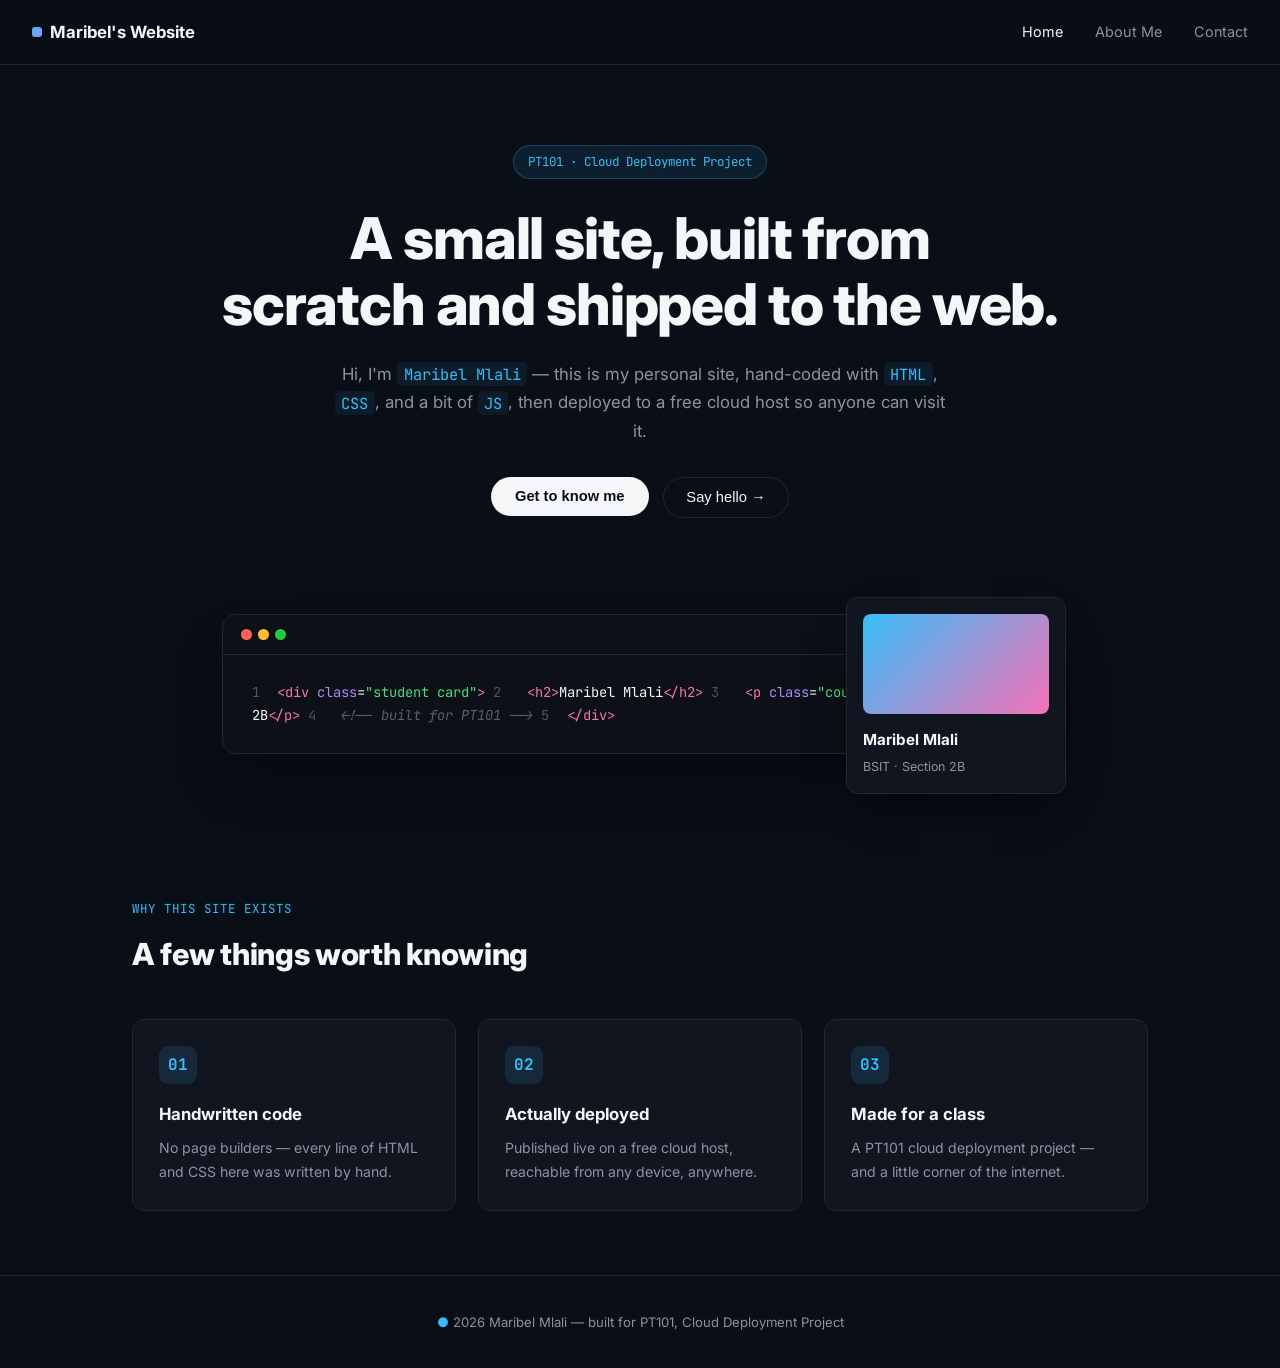
<file: index.html>
<!DOCTYPE html>
<html lang="en">
<head>
  <meta charset="UTF-8" />
  <meta name="viewport" content="width=device-width, initial-scale=1.0" />
  <title>Maribel Mlali — Portfolio</title>
  <link rel="preconnect" href="https://fonts.googleapis.com">
  <link href="https://fonts.googleapis.com/css2?family=Inter:wght@400;500;700;800&family=JetBrains+Mono:wght@400;500;700&display=swap" rel="stylesheet">
  <link rel="icon" type="image/svg+xml" href="img/favicon.svg" />
  <link rel="stylesheet" href="css/style.css" />
</head>
<body>

  <header class="site-header">
    <div class="wordmark"><span class="dot"></span> Maribel's Website</div>
    <nav class="site-nav">
      <ul>
        <li><a href="index.html" class="active">Home</a></li>
        <li><a href="about.html">About Me</a></li>
        <li><a href="contact.html">Contact</a></li>
      </ul>
    </nav>
  </header>

  <section class="hero">
    <span class="pill-label">PT101 · Cloud Deployment Project</span>
    <h1>A small site, built from <br />scratch and shipped to the web.</h1>
    <p>
      Hi, I'm <code>Maribel Mlali</code> — this is my personal site, hand-coded
      with <code>HTML</code>, <code>CSS</code>, and a bit of <code>JS</code>,
      then deployed to a free cloud host so anyone can visit it.
    </p>
    <div class="hero-actions">
      <a href="about.html"><button class="btn-light">Get to know me</button></a>
      <a href="contact.html"><button class="btn-ghost">Say hello →</button></a>
    </div>
  </section>

  <div class="editor-wrap reveal">
    <div class="editor">
      <div class="editor-topbar"><span></span><span></span><span></span></div>
      <div class="editor-body"><span class="ln">1</span><span class="tag">&lt;div</span> <span class="attr">class</span>=<span class="str">"student card"</span><span class="tag">&gt;</span>
<span class="ln">2</span>  <span class="tag">&lt;h2&gt;</span><span class="txt">Maribel Mlali</span><span class="tag">&lt;/h2&gt;</span>
<span class="ln">3</span>  <span class="tag">&lt;p</span> <span class="attr">class</span>=<span class="str">"course"</span><span class="tag">&gt;</span><span class="txt">BSIT, Section 2B</span><span class="tag">&lt;/p&gt;</span>
<span class="ln">4</span>  <span class="cmt">&lt;!-- built for PT101 --&gt;</span>
<span class="ln">5</span><span class="tag">&lt;/div&gt;</span></div>
    </div>
    <div class="preview-card">
      <div class="swatch"></div>
      <div class="name">Maribel Mlali</div>
      <div class="role">BSIT · Section 2B</div>
    </div>
  </div>

  <section class="section reveal">
    <span class="section-label">Why this site exists</span>
    <h2>A few things worth knowing</h2>
    <div class="grid-3">
      <div class="tile">
        <div class="icon">01</div>
        <h3>Handwritten code</h3>
        <p>No page builders — every line of HTML and CSS here was written by hand.</p>
      </div>
      <div class="tile">
        <div class="icon">02</div>
        <h3>Actually deployed</h3>
        <p>Published live on a free cloud host, reachable from any device, anywhere.</p>
      </div>
      <div class="tile">
        <div class="icon">03</div>
        <h3>Made for a class</h3>
        <p>A PT101 cloud deployment project — and a little corner of the internet.</p>
      </div>
    </div>
  </section>

  <footer class="site-footer">
    <span class="dot">●</span> 2026 Maribel Mlali — built for PT101, Cloud Deployment Project
  </footer>

  <script src="js/script.js"></script>

</body>
</html>
</file>
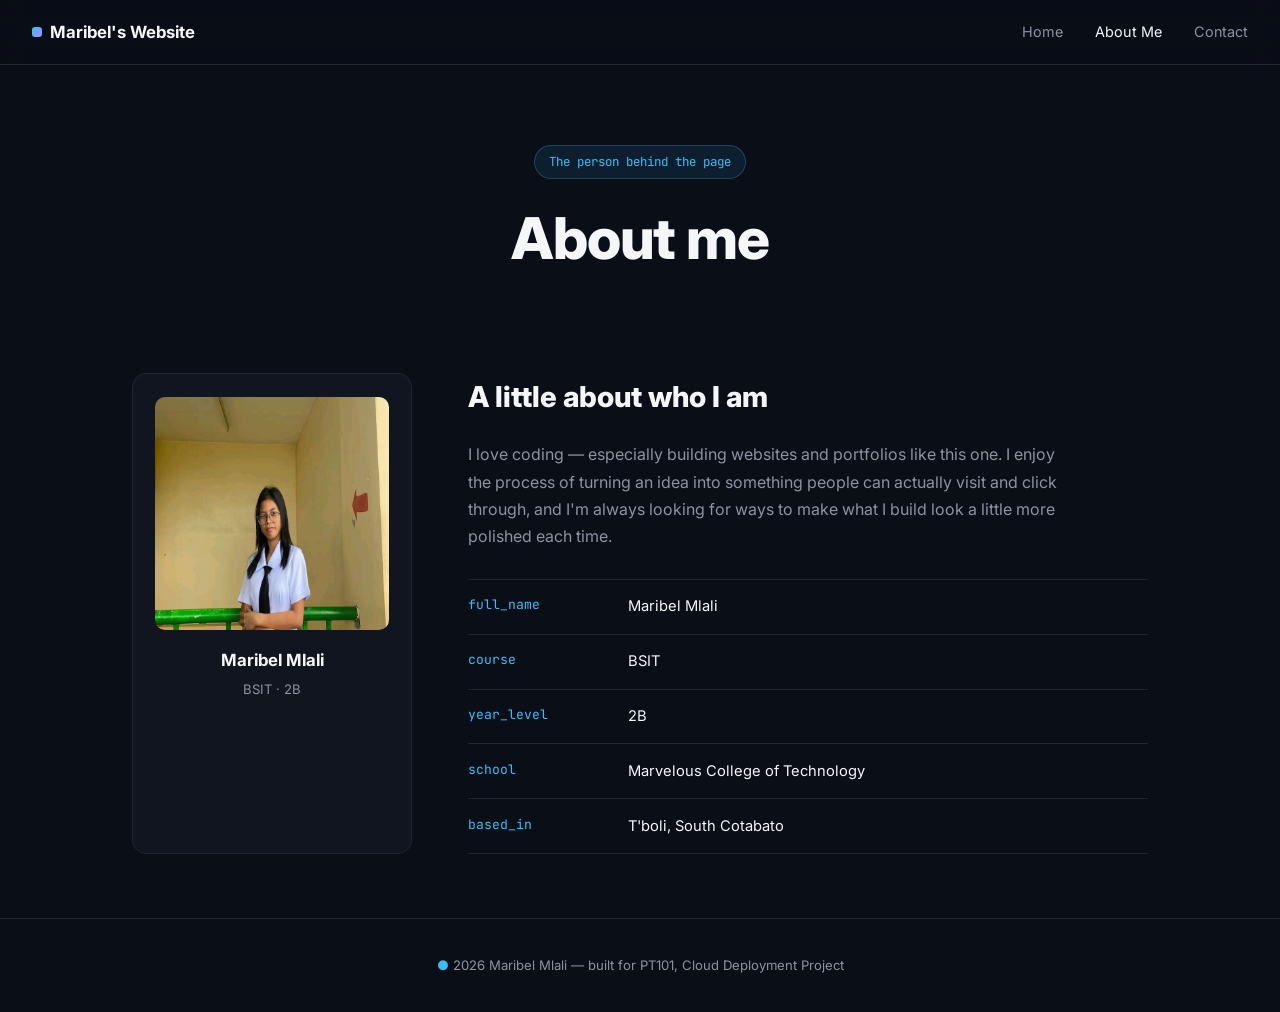
<file: about.html>
<!DOCTYPE html>
<html lang="en">
<head>
  <meta charset="UTF-8" />
  <meta name="viewport" content="width=device-width, initial-scale=1.0" />
  <title>About Me — Maribel Mlali</title>
  <link rel="preconnect" href="https://fonts.googleapis.com">
  <link href="https://fonts.googleapis.com/css2?family=Inter:wght@400;500;700;800&family=JetBrains+Mono:wght@400;500;700&display=swap" rel="stylesheet">
  <link rel="icon" type="image/svg+xml" href="img/favicon.svg" />
  <link rel="stylesheet" href="css/style.css" />
</head>
<body>

  <header class="site-header">
    <div class="wordmark"><span class="dot"></span> Maribel's Website</div>
    <nav class="site-nav">
      <ul>
        <li><a href="index.html">Home</a></li>
        <li><a href="about.html" class="active">About Me</a></li>
        <li><a href="contact.html">Contact</a></li>
      </ul>
    </nav>
  </header>

  <section class="hero" style="padding-bottom: 1rem;">
    <span class="pill-label">The person behind the page</span>
    <h1>About me</h1>
  </section>

  <section class="bio reveal">
    <div class="bio-card">
      <div class="avatar-frame"><img src="img/MaribelMlali.jpg" alt="Portrait of Maribel Mlali" /></div>
      <div class="name">Maribel Mlali</div>
      <div class="role">BSIT · 2B</div>
    </div>

    <div class="bio-copy">
      <h2>A little about who I am</h2>
      <p>
        I love coding — especially building websites and portfolios like this
        one. I enjoy the process of turning an idea into something people can
        actually visit and click through, and I'm always looking for ways to
        make what I build look a little more polished each time.
      </p>

      <dl class="attr-list">
        <div class="attr-row">
          <dt>full_name</dt>
          <dd>Maribel Mlali</dd>
        </div>
        <div class="attr-row">
          <dt>course</dt>
          <dd>BSIT</dd>
        </div>
        <div class="attr-row">
          <dt>year_level</dt>
          <dd>2B</dd>
        </div>
        <div class="attr-row">
          <dt>school</dt>
          <dd>Marvelous College of Technology</dd>
        </div>
        <div class="attr-row">
          <dt>based_in</dt>
          <dd>T'boli, South Cotabato</dd>
        </div>
      </dl>
    </div>
  </section>

  <footer class="site-footer">
    <span class="dot">●</span> 2026 Maribel Mlali — built for PT101, Cloud Deployment Project
  </footer>

  <script src="js/script.js"></script>

</body>
</html>
</file>
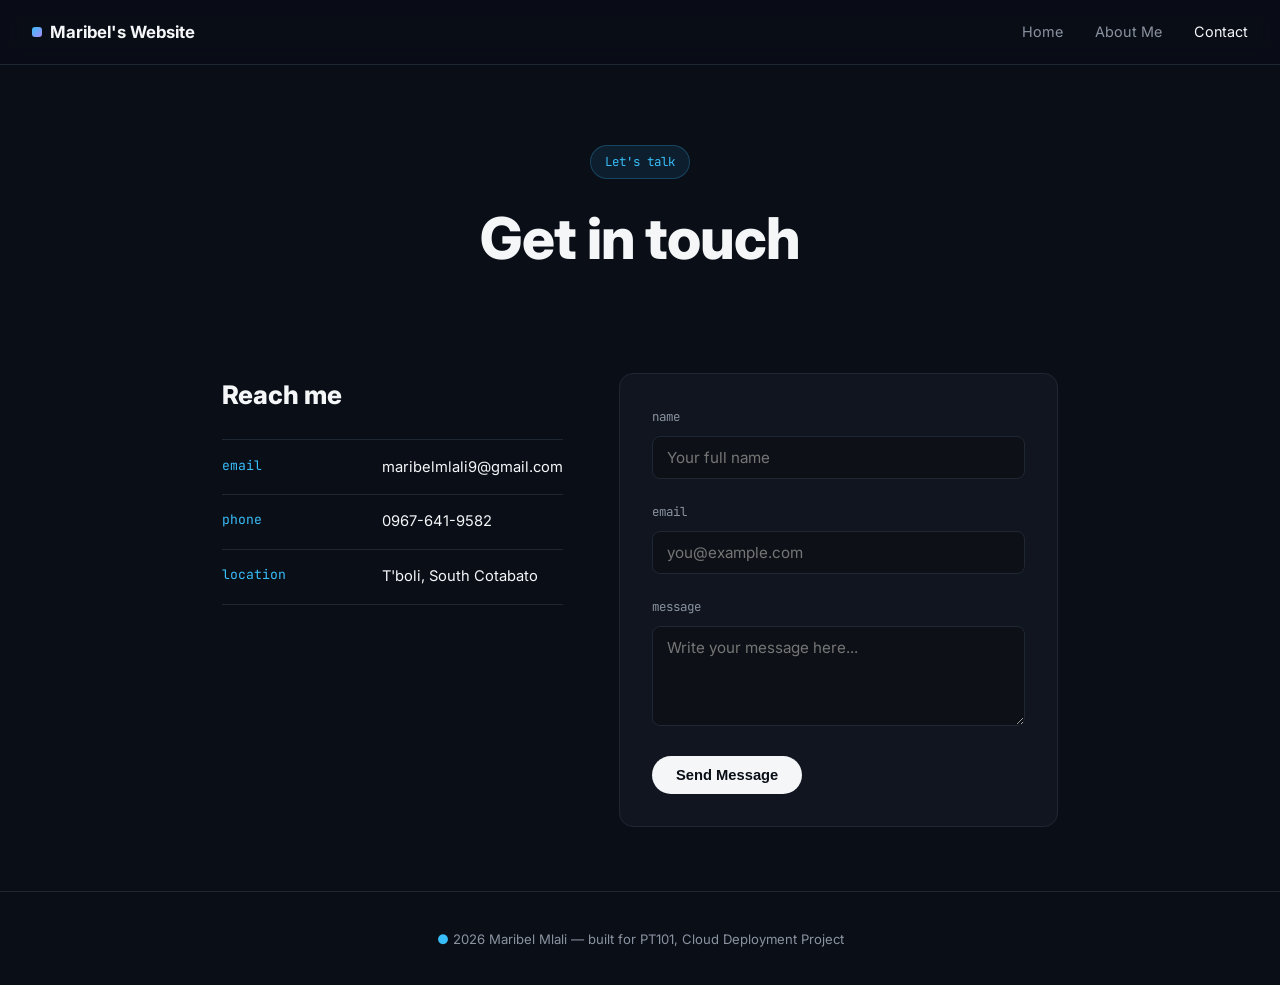
<file: contact.html>
<!DOCTYPE html>
<html lang="en">
<head>
  <meta charset="UTF-8" />
  <meta name="viewport" content="width=device-width, initial-scale=1.0" />
  <title>Contact — Maribel Mlali</title>
  <link rel="preconnect" href="https://fonts.googleapis.com">
  <link href="https://fonts.googleapis.com/css2?family=Inter:wght@400;500;700;800&family=JetBrains+Mono:wght@400;500;700&display=swap" rel="stylesheet">
  <link rel="icon" type="image/svg+xml" href="img/favicon.svg" />
  <link rel="stylesheet" href="css/style.css" />
</head>
<body>

  <header class="site-header">
    <div class="wordmark"><span class="dot"></span> Maribel's Website</div>
    <nav class="site-nav">
      <ul>
        <li><a href="index.html">Home</a></li>
        <li><a href="about.html">About Me</a></li>
        <li><a href="contact.html" class="active">Contact</a></li>
      </ul>
    </nav>
  </header>

  <section class="hero" style="padding-bottom: 1rem;">
    <span class="pill-label">Let's talk</span>
    <h1>Get in touch</h1>
  </section>

  <section class="contact-wrap reveal">
    <div class="contact-info">
      <h2>Reach me</h2>
      <dl class="attr-list">
        <div class="attr-row">
          <dt>email</dt>
          <dd>maribelmlali9@gmail.com</dd>
        </div>
        <div class="attr-row">
          <dt>phone</dt>
          <dd>0967-641-9582</dd>
        </div>
        <div class="attr-row">
          <dt>location</dt>
          <dd>T'boli, South Cotabato</dd>
        </div>
      </dl>
    </div>

    <form class="contact-form" action="https://formspree.io/f/xvzvvdjr
" method="POST">
      <div class="field">
        <label for="name">name</label>
        <input type="text" id="name" name="name" placeholder="Your full name" required />
      </div>
      <div class="field">
        <label for="email">email</label>
        <input type="email" id="email" name="email" placeholder="you@example.com" required />
      </div>
      <div class="field">
        <label for="message">message</label>
        <textarea id="message" name="message" placeholder="Write your message here..." required></textarea>
      </div>
      <button type="submit" class="btn-light">Send Message</button>
    </form>
  </section>

  <footer class="site-footer">
    <span class="dot">●</span> 2026 Maribel Mlali — built for PT101, Cloud Deployment Project
  </footer>

  <script src="js/script.js"></script>

</body>
</html>
</file>
<file: css/style.css>
/* =========================================================
   Design tokens — dark, code-editor inspired
   ========================================================= */
:root {
  --bg: #0a0e17;
  --bg-panel: #10151f;
  --bg-code: #0d1117;
  --border: #1f2733;
  --text: #f4f6f8;
  --muted: #8b93a1;
  --cyan: #38bdf8;
  --pink: #f472b6;
  --green: #4ade80;
  --purple: #a78bfa;

  --font-sans: 'Inter', -apple-system, 'Segoe UI', sans-serif;
  --font-mono: 'JetBrains Mono', 'Fira Code', Consolas, monospace;
}

* { margin: 0; padding: 0; box-sizing: border-box; }

body {
  background: var(--bg);
  color: var(--text);
  font-family: var(--font-sans);
  line-height: 1.7;
  -webkit-font-smoothing: antialiased;
}

a { color: inherit; text-decoration: none; }
img { max-width: 100%; display: block; }

/* =========================================================
   Header / Nav
   ========================================================= */
.site-header {
  position: sticky;
  top: 0;
  z-index: 50;
  display: flex;
  align-items: center;
  justify-content: space-between;
  padding: 1.1rem 2rem;
  background: rgba(10, 14, 23, 0.85);
  backdrop-filter: blur(10px);
  border-bottom: 1px solid var(--border);
}

.wordmark {
  display: flex;
  align-items: center;
  gap: 0.5rem;
  font-weight: 700;
  font-size: 1.05rem;
}

.wordmark .dot {
  width: 10px;
  height: 10px;
  border-radius: 3px;
  background: linear-gradient(135deg, var(--cyan), var(--purple));
}

.site-nav ul {
  list-style: none;
  display: flex;
  gap: 2rem;
}

.site-nav a {
  font-size: 0.9rem;
  color: var(--muted);
  transition: color 0.2s ease;
}

.site-nav a:hover,
.site-nav a.active {
  color: var(--text);
}

/* =========================================================
   Hero
   ========================================================= */
.hero {
  max-width: 1080px;
  margin: 0 auto;
  padding: 5rem 2rem 3rem;
  text-align: center;
}

.pill-label {
  display: inline-block;
  font-family: var(--font-mono);
  font-size: 0.78rem;
  color: var(--cyan);
  background: rgba(56, 189, 248, 0.1);
  border: 1px solid rgba(56, 189, 248, 0.25);
  border-radius: 999px;
  padding: 0.35rem 0.9rem;
  margin-bottom: 1.6rem;
}

.hero h1 {
  font-size: clamp(2.2rem, 6vw, 3.6rem);
  font-weight: 800;
  letter-spacing: -0.02em;
  line-height: 1.15;
  margin-bottom: 1.4rem;
}

.hero p {
  max-width: 56ch;
  margin: 0 auto 2rem;
  color: var(--muted);
  font-size: 1.05rem;
}

.hero code {
  font-family: var(--font-mono);
  font-size: 0.92em;
  color: var(--cyan);
  background: rgba(56, 189, 248, 0.08);
  padding: 0.1rem 0.4rem;
  border-radius: 5px;
}

.hero-actions {
  display: flex;
  gap: 0.9rem;
  justify-content: center;
  flex-wrap: wrap;
}

.btn-light {
  background: var(--text);
  color: var(--bg);
  font-weight: 600;
  font-size: 0.92rem;
  padding: 0.7rem 1.5rem;
  border-radius: 999px;
  border: none;
  cursor: pointer;
  transition: opacity 0.2s ease;
}

.btn-light:hover { opacity: 0.85; }

.btn-ghost {
  background: transparent;
  color: var(--text);
  font-weight: 500;
  font-size: 0.92rem;
  padding: 0.7rem 1.4rem;
  border-radius: 999px;
  border: 1px solid var(--border);
  transition: border-color 0.2s ease;
}

.btn-ghost:hover { border-color: var(--cyan); }

/* =========================================================
   Code editor mock card
   ========================================================= */
.editor-wrap {
  max-width: 900px;
  margin: 3rem auto 5rem;
  padding: 0 2rem;
  position: relative;
}

.editor {
  background: var(--bg-code);
  border: 1px solid var(--border);
  border-radius: 14px;
  overflow: hidden;
  box-shadow: 0 30px 60px -20px rgba(0, 0, 0, 0.6);
}

.editor-topbar {
  display: flex;
  gap: 0.4rem;
  padding: 0.9rem 1.1rem;
  border-bottom: 1px solid var(--border);
}

.editor-topbar span {
  width: 11px;
  height: 11px;
  border-radius: 50%;
  background: #3a4150;
}

.editor-topbar span:nth-child(1) { background: #ff5f57; }
.editor-topbar span:nth-child(2) { background: #febc2e; }
.editor-topbar span:nth-child(3) { background: #28c840; }

.editor-body {
  padding: 1.6rem 1.8rem;
  font-family: var(--font-mono);
  font-size: 0.86rem;
  overflow-x: auto;
}

.editor-body .ln {
  color: #4b5261;
  display: inline-block;
  width: 1.6rem;
  user-select: none;
}

.tag { color: var(--pink); }
.attr { color: var(--purple); }
.str { color: var(--green); }
.txt { color: var(--text); }
.cmt { color: #565f70; font-style: italic; }

.preview-card {
  position: absolute;
  right: 1.5rem;
  bottom: -2.5rem;
  width: 220px;
  background: var(--bg-panel);
  border: 1px solid var(--border);
  border-radius: 12px;
  padding: 1rem;
  box-shadow: 0 20px 40px -15px rgba(0, 0, 0, 0.7);
}

.preview-card .swatch {
  height: 100px;
  border-radius: 8px;
  background: linear-gradient(135deg, var(--cyan), var(--pink));
  margin-bottom: 0.8rem;
}

.preview-card .name {
  font-weight: 700;
  font-size: 0.95rem;
}

.preview-card .role {
  color: var(--muted);
  font-size: 0.78rem;
  margin-top: 0.2rem;
}

/* =========================================================
   Feature / highlight grid
   ========================================================= */
.section-label {
  font-family: var(--font-mono);
  font-size: 0.78rem;
  color: var(--cyan);
  text-transform: uppercase;
  letter-spacing: 0.08em;
  margin-bottom: 0.6rem;
  display: block;
}

.section {
  max-width: 1080px;
  margin: 0 auto;
  padding: 4rem 2rem;
}

.section h2 {
  font-size: 1.9rem;
  font-weight: 800;
  letter-spacing: -0.01em;
  margin-bottom: 2.4rem;
}

.grid-3 {
  display: grid;
  grid-template-columns: repeat(3, 1fr);
  gap: 1.4rem;
}

.tile {
  background: var(--bg-panel);
  border: 1px solid var(--border);
  border-radius: 12px;
  padding: 1.6rem;
  transition: border-color 0.25s ease, transform 0.25s ease;
}

.tile:hover {
  border-color: var(--cyan);
  transform: translateY(-3px);
}

.tile .icon {
  width: 38px;
  height: 38px;
  border-radius: 9px;
  background: rgba(56, 189, 248, 0.12);
  color: var(--cyan);
  display: flex;
  align-items: center;
  justify-content: center;
  font-family: var(--font-mono);
  font-weight: 700;
  margin-bottom: 1rem;
}

.tile h3 { font-size: 1.05rem; margin-bottom: 0.5rem; }
.tile p { color: var(--muted); font-size: 0.88rem; }

/* =========================================================
   About page bio layout
   ========================================================= */
.bio {
  max-width: 1080px;
  margin: 0 auto;
  padding: 4rem 2rem;
  display: grid;
  grid-template-columns: 280px 1fr;
  gap: 3.5rem;
}

.bio-card {
  background: var(--bg-panel);
  border: 1px solid var(--border);
  border-radius: 14px;
  padding: 1.4rem;
  text-align: center;
}

.bio-card .avatar-frame {
  aspect-ratio: 1;
  border-radius: 10px;
  background: linear-gradient(135deg, var(--purple), var(--pink));
  margin-bottom: 1rem;
  display: flex;
  align-items: center;
  justify-content: center;
  color: rgba(255, 255, 255, 0.8);
  font-family: var(--font-mono);
  font-size: 0.82rem;
  overflow: hidden;
}

.bio-card .avatar-frame img {
  width: 100%;
  height: 100%;
  object-fit: cover;
}

.bio-card .name { font-weight: 700; font-size: 1.05rem; }
.bio-card .role { color: var(--muted); font-size: 0.82rem; margin-top: 0.2rem; }

.bio-copy h2 { font-size: 1.8rem; font-weight: 800; margin-bottom: 1.2rem; }
.bio-copy p { color: var(--muted); max-width: 60ch; margin-bottom: 1.8rem; }

.attr-list {
  border-top: 1px solid var(--border);
}

.attr-row {
  display: grid;
  grid-template-columns: 160px 1fr;
  padding: 0.9rem 0;
  border-bottom: 1px solid var(--border);
  font-size: 0.92rem;
}

.attr-row dt {
  font-family: var(--font-mono);
  color: var(--cyan);
  font-size: 0.82rem;
}

.attr-row dd { color: var(--text); }

/* =========================================================
   Contact page
   ========================================================= */
.contact-wrap {
  max-width: 900px;
  margin: 0 auto;
  padding: 4rem 2rem;
  display: grid;
  grid-template-columns: 1fr 1.3fr;
  gap: 3.5rem;
}

.contact-info h2 { font-size: 1.6rem; font-weight: 800; margin-bottom: 1.4rem; }
.contact-info .attr-list { margin-top: 0.5rem; }

.contact-form {
  background: var(--bg-panel);
  border: 1px solid var(--border);
  border-radius: 14px;
  padding: 2rem;
}

.field { margin-bottom: 1.4rem; }

.field label {
  display: block;
  font-family: var(--font-mono);
  font-size: 0.78rem;
  color: var(--muted);
  margin-bottom: 0.5rem;
}

.field input,
.field textarea {
  width: 100%;
  background: var(--bg-code);
  border: 1px solid var(--border);
  border-radius: 8px;
  color: var(--text);
  font-family: var(--font-sans);
  font-size: 0.95rem;
  padding: 0.7rem 0.9rem;
  transition: border-color 0.2s ease;
}

.field textarea { resize: vertical; min-height: 100px; }

.field input:focus,
.field textarea:focus {
  outline: none;
  border-color: var(--cyan);
}

/* =========================================================
   Footer
   ========================================================= */
.site-footer {
  border-top: 1px solid var(--border);
  text-align: center;
  padding: 2.2rem 1.5rem;
  color: var(--muted);
  font-size: 0.82rem;
}

.site-footer .dot { color: var(--cyan); }

/* =========================================================
   Scroll reveal + form note
   ========================================================= */
.reveal {
  opacity: 0;
  transform: translateY(18px);
  transition: opacity 0.7s ease, transform 0.7s ease;
}
.reveal.is-visible { opacity: 1; transform: translateY(0); }

.form-note {
  margin-top: 1rem;
  font-family: var(--font-mono);
  font-size: 0.85rem;
  color: var(--green);
  opacity: 0;
  transform: translateY(6px);
}
.form-note--show { animation: note-in 0.5s ease forwards; }
@keyframes note-in { to { opacity: 1; transform: translateY(0); } }

/* =========================================================
   Responsive
   ========================================================= */
@media (max-width: 800px) {
  .site-header { padding: 1rem 1.4rem; }
  .site-nav ul { gap: 1.2rem; }
  .hero { padding: 3.5rem 1.4rem 2rem; }
  .grid-3 { grid-template-columns: 1fr; }
  .bio, .contact-wrap { grid-template-columns: 1fr; }
  .preview-card { position: static; width: 100%; margin-top: 1rem; }
  .editor-wrap { padding: 0 1.4rem; margin-bottom: 3rem; }
}

@media (prefers-reduced-motion: reduce) {
  * { transition: none !important; }
}
</file>
